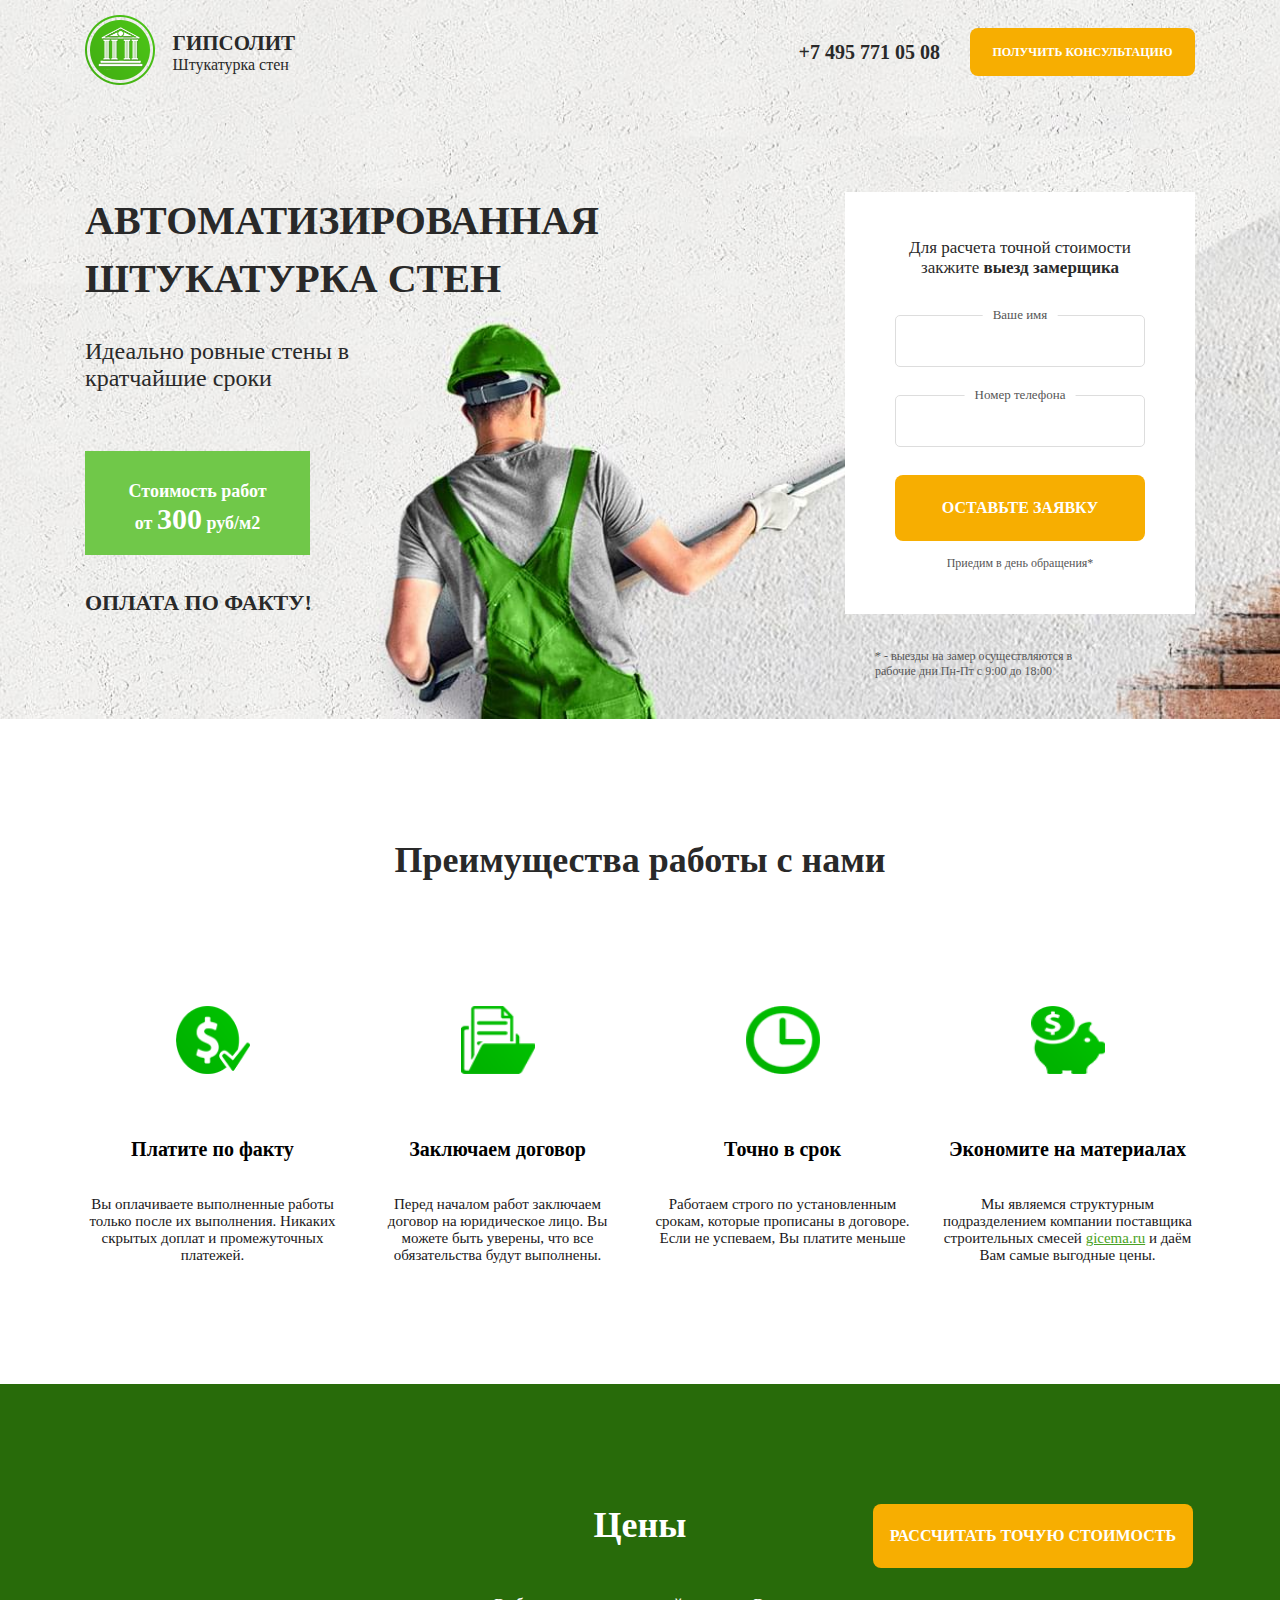
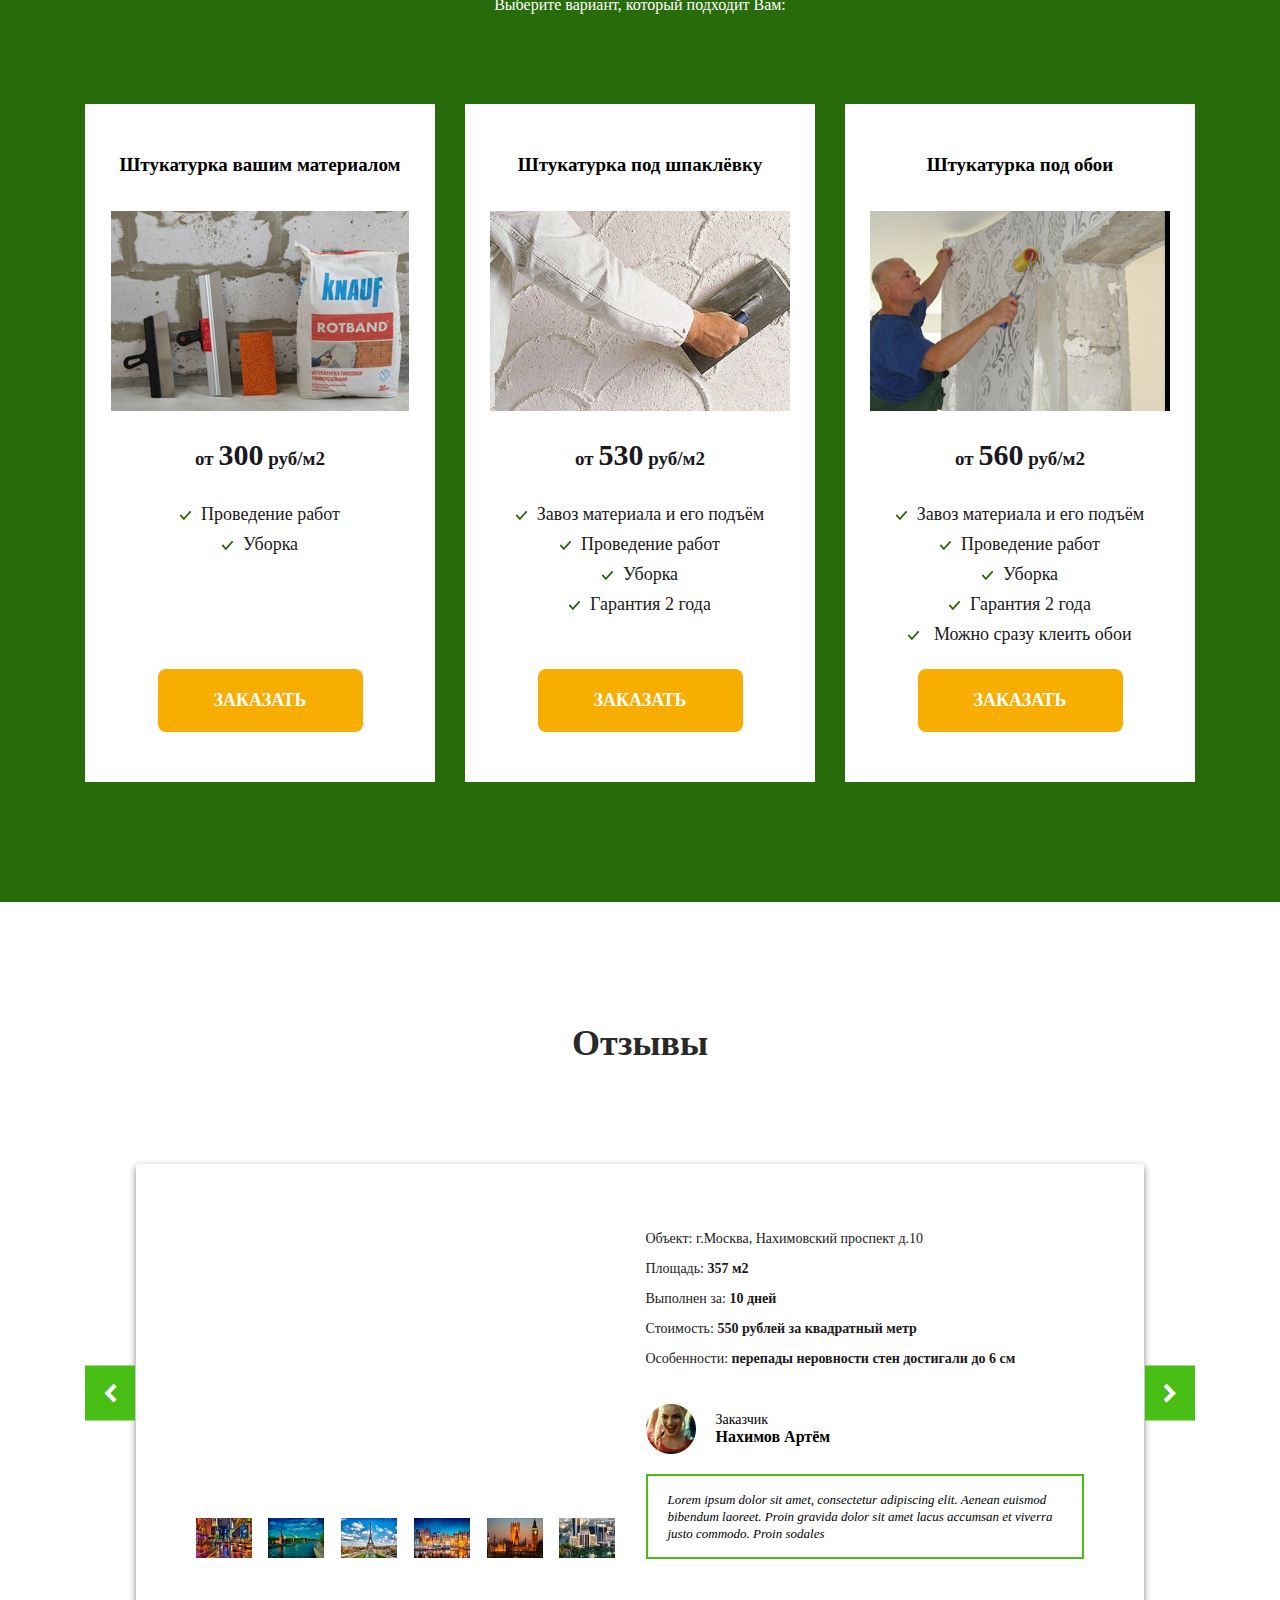
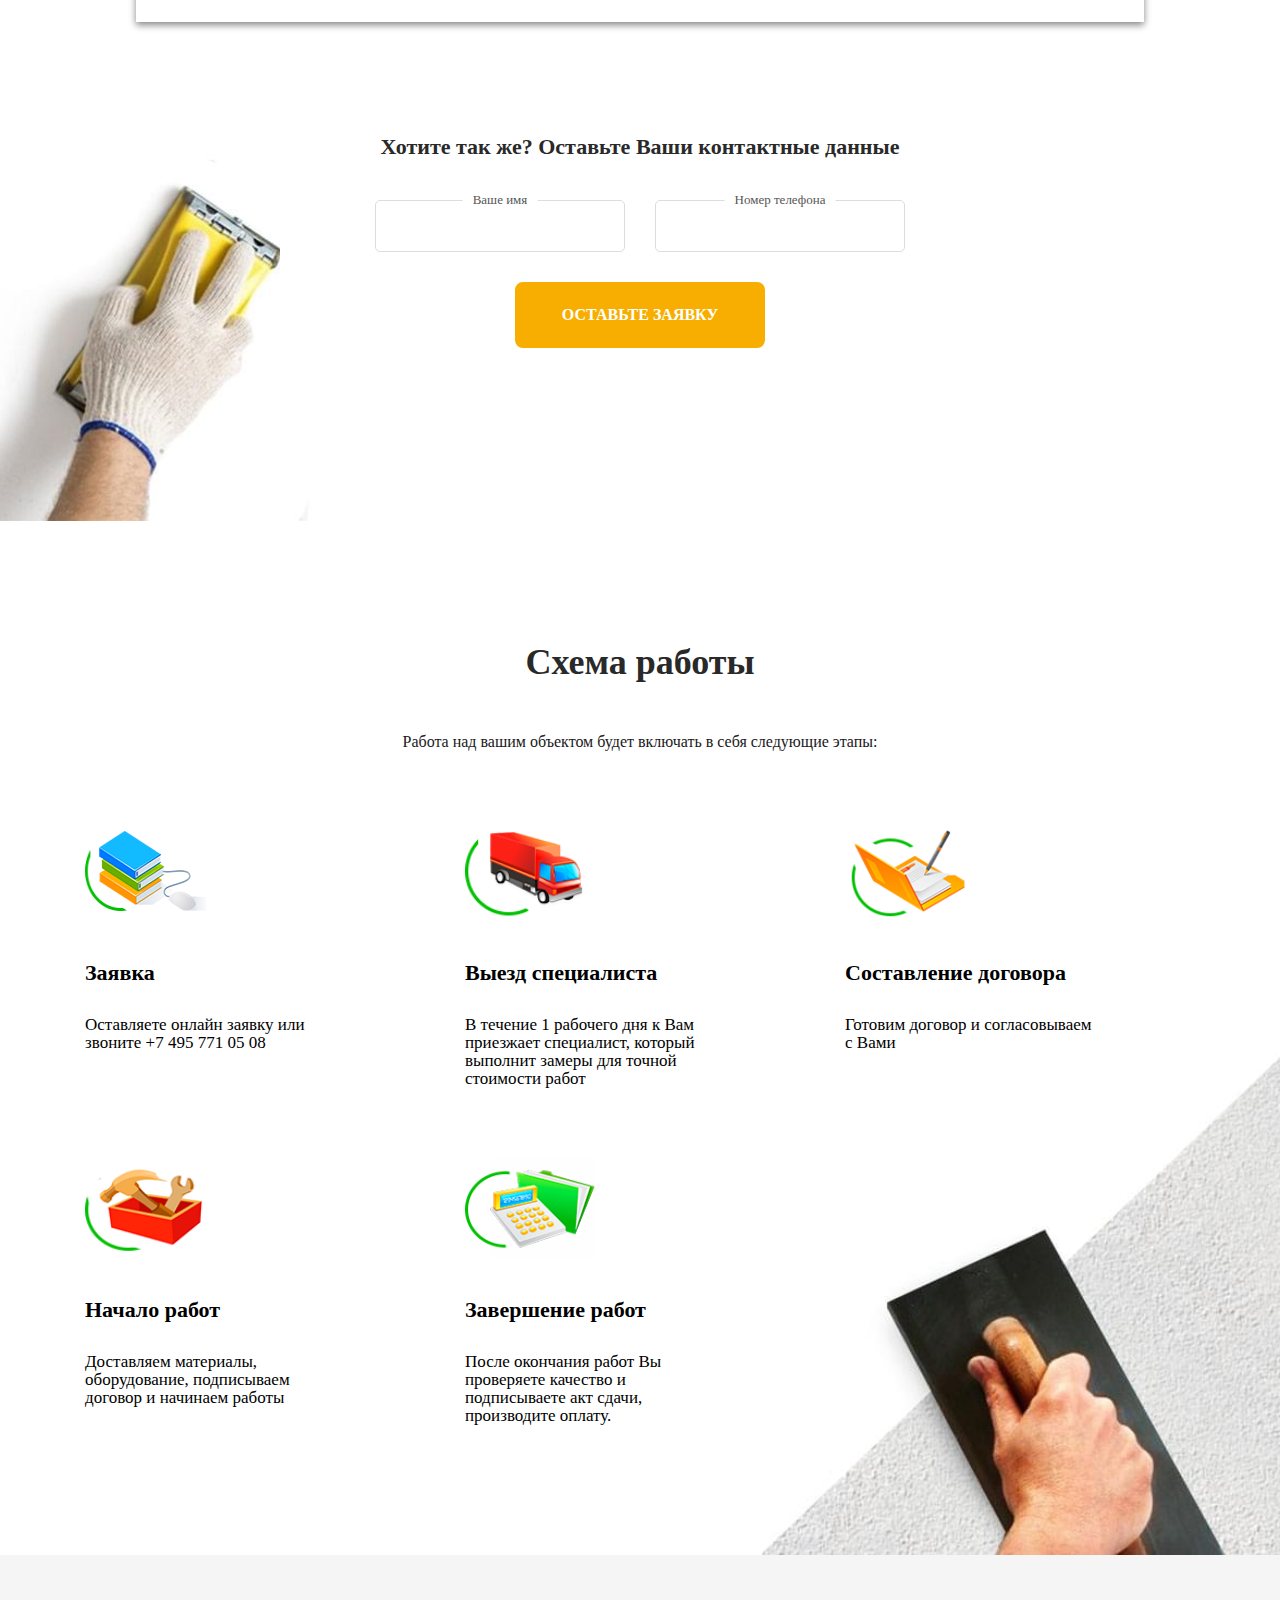
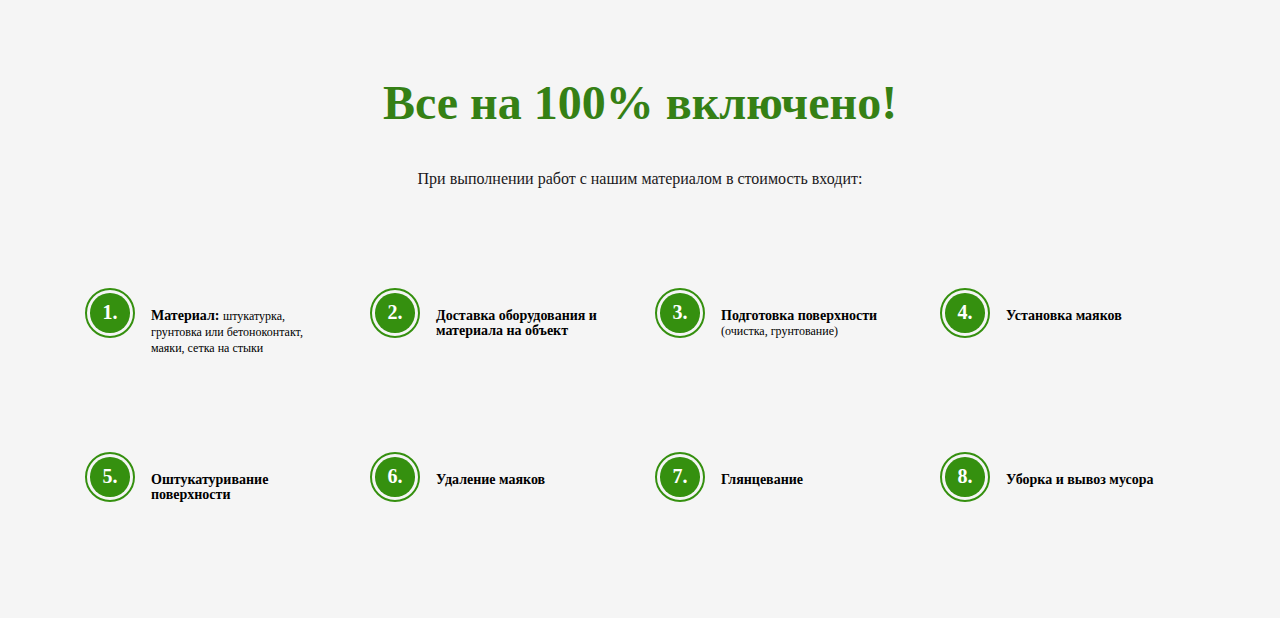
<file: index.html>
<!DOCTYPE html>
<html lang="en">
<head>
    <meta charset="UTF-8">
    <meta name="viewport" content="width=device-width, initial-scale=1.0">
    <title>GIPSOLIT</title>
    <link rel="preconnect" href="https://fonts.gstatic.com">
    <link href="https://fonts.googleapis.com/css2?family=Open+Sans:wght@300&display=swap" rel="stylesheet">
    <link rel="stylesheet" href="css/font-awesome.min.css">
    <link rel="stylesheet" href="css/bootstrap-grid.min.css">
    <link rel="stylesheet" href="css/style.min.css.map">
    <link rel="stylesheet" href="css/style.min.css">
</head>
<body>
    
    <header class="header">
        <nav class="header-nav">
            <div class="container header-container">
                <div class="header-logo">
                    <a href="" class="header-logo__img"><img src="img/logo_03.png" alt=""></a>
                    <div class="header-logo__text">
                        <p class="header-logo__text_first">ГИПСОЛИТ</p>
                        <p>Штукатурка стен</p>
                    </div>
                </div>
                <ul class="header-contact">
                    <li><a href="tel:74957710508" class="header-contact__link">+7 495 771 05 08</a></li>
                    <li><button class="header-contact__btn">Получить консультацию</button></li>
                </ul>
            </div>
        </nav>
        <div class="container">
            <div class="row header-row">
                <div class="col-xl-5">
                    <h1 class="header-title">Автоматизированная штукатурка стен</h1>
                    <p class="header-text1">Идеально ровные стены в кратчайшие сроки</p>
                    <p class="header-text2">Cтоимость работ от <span>300</span> руб/м2</p>
                    <p class="header-text3">оплата по факту!</p>
                </div>
                <div class="col-xl-4">
                    <form action="" class="header-form">
                        <p class="header-form__title">Для расчета точной стоимости закжите <span>выезд замерщика</span></p>
                        <div class="header-form__input">
                            <p><label for="name">Ваше имя</label></p>
                            <input type="text" id="name"> 
                        </div>
                        <div class="header-form__input">
                            <p><label for="number">Номер телефона</label></p>
                            <input type="number" id="number">
                        </div>
                            <input type="submit"  class=" header-form__btn header-contact__btn" value="Оставьте заявку">
                            <p class="header-form__text">Приедим в день обращения*</p>
                    </form>
                    <p class="header-form__text header-text4">* - выезды на замер осуществляются в рабочие дни Пн-Пт с 9:00 до 18:00</p>
                </div>
            </div>
        </div>
    </header>
    
    <section class="advantages">
        <h2 class="title">Преимущества работы с нами</h2>
        <div class="container">
            <div class="row">
                <div class="col-xl-3">
                    <div class="advantages-card">
                        <img src="img/ad1.png" alt="" class="advantages-card__img">
                       <h4 class="advantages-card__subtitle">Платите по факту</h4>
                        <p class="advantages-card__text">Вы оплачиваете выполненные работы только после их выполнения. Никаких скрытых доплат и промежуточных платежей.</p>
                    </div>
                </div>
                <div class="col-xl-3">
                    <div class="advantages-card">
                        <img src="img/ad2.png" alt="" class="advantages-card__img">
                       <h4 class="advantages-card__subtitle">Заключаем договор</h4>
                        <p class="advantages-card__text">Перед началом работ заключаем договор на юридическое лицо. Вы можете быть уверены, что все обязательства будут выполнены.</p>
                    </div>
                </div>
                <div class="col-xl-3">
                    <div class="advantages-card">
                        <img src="img/ad3.png" alt="" class="advantages-card__img">
                       <h4 class="advantages-card__subtitle">Точно в срок</h4>
                        <p class="advantages-card__text">Работаем строго по установленным срокам, которые прописаны 
                            в договоре. Если не успеваем, Вы платите меньше</p>
                    </div>
                </div>
                <div class="col-xl-3">
                    <div class="advantages-card">
                        <img src="img/ad4.png" alt="" class="advantages-card__img">
                       <h4 class="advantages-card__subtitle">Экономите на материалах</h4>
                        <p class="advantages-card__text">Мы являемся структурным подразделением компании поставщика строительных смесей <span><a href="">gicema.ru</a></span> и даём Вам самые выгодные цены.</p>
                    </div>
                </div>
            </div>
        </div>
    </section>
    
    <section class="prices">
        <div class="container prices-container">
                <h2 class="title">Цены</h2>
                <p class="prices-text">Выберите вариант, который подходит Вам:</p>  
                <button class="header-contact__btn prices-btn">Рассчитать точую стоимость</button>
            <div class="row">
                <div class="col-xl-4">
                    <div class="prices-card">
                        <h4 class="advantages-card__subtitle prices-card__subtitle">Штукатурка вашим материалом</h4>
                        <img src="img/img-card1.png" alt="">
                        <p class="prices-card__text">от <span>300</span> руб/м2</p>
                        <ul class="prices-card__ul">
                            <li>Проведение работ</li>
                               <li>Уборка</li> 
                        </ul>
                        <button class="header-contact__btn prices-card__btn">Заказать</button>
                    </div>
                </div>
                <div class="col-xl-4">
                    <div class="prices-card">
                        <h4 class="advantages-card__subtitle prices-card__subtitle">Штукатурка под шпаклёвку</h4>
                        <img src="img/img-card2.png" alt="">
                        <p class="prices-card__text">от <span>530</span> руб/м2</p>
                        <ul class="prices-card__ul prices-card__ul2">
                            <li>Завоз материала и его подъём</li>
                               <li>Проведение работ</li> 
                               <li>Уборка</li> 
                               <li>Гарантия 2 года</li> 
                        </ul>
                        <button class="header-contact__btn prices-card__btn">Заказать</button>
                    </div>
                </div>
                <div class="col-xl-4">
                    <div class="prices-card">
                        <h4 class="advantages-card__subtitle prices-card__subtitle">Штукатурка под обои</h4>
                        <img src="img/img-card3.png" alt="">
                        <p class="prices-card__text">от <span>560</span> руб/м2</p>
                        <ul class="prices-card__ul prices-card__ul3">
                            <li>Завоз материала и его подъём</li>
                            <li>Проведение работ</li> 
                            <li>Уборка</li> 
                            <li>Гарантия 2 года</li> 
                            <li> Можно сразу клеить обои</li> 
                        </ul>
                        <button class="header-contact__btn prices-card__btn">Заказать</button>
                    </div>
                </div>
            </div>
        </div>
   
    </section>
    
    <section class="reviews">
        <h2 class="title">Отзывы</h2>
        <div class="container">
            <div class="reviews-slider">
                <div class="reviews-slider__slide reviews-slider__slide_active">
                    <div class="slide-right">
                        <div class="big">
                            <iframe width="420" height="270" src="https://mover.uz/video/embed/zIpZ4FVm/" frameborder="0" allowfullscreen></iframe>
                        </div>
                        <div class="small">
                            <a href="https://mover.uz/video/embed/zIpZ4FVm/"><img src="img/1-mini.jpg"></a>
                            <a href="https://mover.uz/video/embed/KA105kVm/"><img src="img/2-mini.jpg"></a>
                            <a href="https://mover.uz/video/embed/Ky9QsFVm/"><img src="img/3-mini.jpg"></a>
                            <a href="https://mover.uz/video/embed/HOECf5Vm/"><img src="img/4-mini.jpg"></a>
                            <a href="https://mover.uz/video/embed/g5fvN2vj/"><img src="img/5-mini.jpg"></a>
                            <a href="https://mover.uz/video/embed/6K5rzyDm/"><img src="img/6-mini.jpg"></a>
                    </div>
                </div>
                    <div class="slide-left">
                        <ul>
                            <li>Объект: г.Москва, Нахимовский проспект д.10</li>
                            <li>Площадь: <span>357 м2</span></li>
                            <li>Выполнен за: <span>10 дней</span></li>
                            <li>Стоимость: <span>550 рублей за квадратный метр</span></li>
                            <li>Особенности: <span>перепады неровности стен достигали до 6 см</span></li>
                        </ul>
                        <div class="slide-left__circle">
                            <img src="img/circle.png" alt="">
                            <div class="slide-left__subtitle">
                                <p>Заказчик</p>
                                <p><span>Нахимов Артём</span></p>
                            </div>
                        </div>
                        <p class="slide-left__text">Lorem ipsum dolor sit amet, consectetur adipiscing elit. Aenean euismod bibendum laoreet. Proin gravida dolor sit amet lacus accumsan et viverra justo commodo. Proin sodales</p>
                    </div>
            </div>
                <div class="reviews-slider__slide">
                    <div class="slide-right">
                        <div class="big">
                            <iframe width="420" height="270" src="https://mover.uz/video/embed/zIpZ4FVm/" frameborder="0" allowfullscreen></iframe>
                        </div>
                        <div class="small">
                            <a href="https://mover.uz/video/embed/zIpZ4FVm/"><img src="img/1-mini.jpg"></a>
                            <a href="https://mover.uz/video/embed/KA105kVm/"><img src="img/2-mini.jpg"></a>
                            <a href="https://mover.uz/video/embed/Ky9QsFVm/"><img src="img/3-mini.jpg"></a>
                            <a href="https://mover.uz/video/embed/HOECf5Vm/"><img src="img/4-mini.jpg"></a>
                            <a href="https://mover.uz/video/embed/g5fvN2vj/"><img src="img/5-mini.jpg"></a>
                            <a href="https://mover.uz/video/embed/6K5rzyDm/"><img src="img/6-mini.jpg"></a>
                    </div>
                </div>
                    <div class="slide-left">
                        <ul>
                            <li>Объект: г.Москва, Нахимовский проспект д.10</li>
                            <li>Площадь: <span>357 м2</span></li>
                            <li>Выполнен за: <span>10 дней</span></li>
                            <li>Стоимость: <span>550 рублей за квадратный метр</span></li>
                            <li>Особенности: <span>перепады неровности стен достигали до 6 см</span></li>
                        </ul>
                        <div class="slide-left__circle">
                            <img src="img/circle.png" alt="">
                            <div class="slide-left__subtitle">
                                <p>Заказчик</p>
                                <p><span>Пармонов Жасур</span></p>
                            </div>
                        </div>
                        <p class="slide-left__text">Lorem ipsum dolor sit amet, consectetur adipiscing elit. Aenean euismod bibendum laoreet. Proin gravida dolor sit amet lacus accumsan et viverra justo commodo. Proin sodales</p>
                    </div>
            </div>
                <div class="reviews-slider__slide">
                    <div class="slide-right">
                        <div class="big">
                            <iframe width="420" height="270" src="https://mover.uz/video/embed/zIpZ4FVm/" frameborder="0" allowfullscreen></iframe>
                        </div>
                        <div class="small">
                            <a href="https://mover.uz/video/embed/zIpZ4FVm/"><img src="img/1-mini.jpg"></a>
                            <a href="https://mover.uz/video/embed/KA105kVm/"><img src="img/2-mini.jpg"></a>
                            <a href="https://mover.uz/video/embed/Ky9QsFVm/"><img src="img/3-mini.jpg"></a>
                            <a href="https://mover.uz/video/embed/HOECf5Vm/"><img src="img/4-mini.jpg"></a>
                            <a href="https://mover.uz/video/embed/g5fvN2vj/"><img src="img/5-mini.jpg"></a>
                            <a href="https://mover.uz/video/embed/6K5rzyDm/"><img src="img/6-mini.jpg"></a>
                    </div>
                </div>
                    <div class="slide-left">
                        <ul>
                            <li>Объект: г.Москва, Нахимовский проспект д.10</li>
                            <li>Площадь: <span>357 м2</span></li>
                            <li>Выполнен за: <span>10 дней</span></li>
                            <li>Стоимость: <span>550 рублей за квадратный метр</span></li>
                            <li>Особенности: <span>перепады неровности стен достигали до 6 см</span></li>
                        </ul>
                        <div class="slide-left__circle">
                            <img src="img/circle.png" alt="">
                            <div class="slide-left__subtitle">
                                <p>Заказчик</p>
                                <p><span>Эсоналиев Джахонгир</span></p>
                            </div>
                        </div>
                        <p class="slide-left__text">Lorem ipsum dolor sit amet, consectetur adipiscing elit. Aenean euismod bibendum laoreet. Proin gravida dolor sit amet lacus accumsan et viverra justo commodo. Proin sodales</p>
                    </div>
            </div>
                <button class="reviews-slider__btn reviews-slider__next"><i class="fa fa-chevron-left" aria-hidden="true"></i></button>
                <button class="reviews-slider__btn reviews-slider__prev"><i class="fa fa-chevron-right" aria-hidden="true"></i></button>
            </div>
            <form action="" class="reviews-form">
                <h2 class="title reviews-title">Хотите так же? Оставьте Ваши контактные данные</h2>
                <div class="reviews-form__wrap">
                    <div class="header-form__input">
                        <p><label for="name2">Ваше имя</label></p>
                        <input type="text" id="name2"> 
                    </div>
                    <div class="header-form__input">
                        <p><label for="number2">Номер телефона</label></p>
                        <input type="number" id="number2">
                    </div>  
                </div>
                <input type="submit"  class=" header-form__btn header-contact__btn" value="Оставьте заявку">
            </form>
        </div>
    </section>
    
    <section class="scheme">
        <h2 class="title">Схема работы</h2>
        <p class="subtitle">Работа над вашим объектом будет включать в себя следующие этапы:</p>
        <div class="container">
            <div class="row scheme-row">
                <div class="col-xl-4">
                    <div class="scheme-card">
                        <img src="img/scheme_img1.png" alt="">
                        <h4 class="advantages-card__subtitle scheme-card__subtitle">Заявка</h4>
                        <p class="scheme-card__text">Оставляете онлайн заявку или звоните +7 495 771 05 08</p>
                    </div>
                </div>
                <div class="col-xl-4">
                    <div class="scheme-card">
                        <img src="img/scheme_img2.png" alt="">
                        <h4 class="advantages-card__subtitle scheme-card__subtitle">Выезд специалиста</h4>
                        <p class="scheme-card__text">В течение 1 рабочего дня к Вам приезжает специалист, который выполнит замеры для точной стоимости работ</p>
                    </div>
                </div>
                <div class="col-xl-4">
                    <div class="scheme-card">
                        <img src="img/scheme_img3.png" alt="">
                        <h4 class="advantages-card__subtitle scheme-card__subtitle">Составление договора</h4>
                        <p class="scheme-card__text">Готовим договор и согласовываем с Вами</p>
                    </div>
                </div>
                <div class="col-xl-4">
                    <div class="scheme-card">
                        <img src="img/scheme_img4.png" alt="">
                        <h4 class="advantages-card__subtitle scheme-card__subtitle">Начало работ</h4>
                        <p class="scheme-card__text">Доставляем материалы, оборудование, подписываем договор и начинаем работы</p>
                    </div>
                </div>
                <div class="col-xl-4">
                    <div class="scheme-card">
                        <img src="img/scheme_img5.png" alt="">
                        <h4 class="advantages-card__subtitle scheme-card__subtitle">Завершение работ</h4>
                        <p class="scheme-card__text">После окончания работ Вы проверяете качество и подписываете акт сдачи, производите оплату.</p>
                    </div>
                </div>
            </div>
        </div>
    </section>
    
    <section class="all">
        <h2 class="all-title">Все на 100% включено!</h2>
        <p class="subtitle all-subtitle">При выполнении работ с нашим материалом в стоимость входит:</p>
        <div class="container">
            <div class="row">
                <div class="col-xl-3">
                 <div class="all-wrap">
                     <div class="all-wrap__circle">1.</div>
                    </div>
                    <p class="all-text">Материал: <span>штукатурка, грунтовка или бетоноконтакт, маяки, сетка на стыки</span></p>
                </div>  
                <div class="col-xl-3">
                 <div class="all-wrap">
                     <div class="all-wrap__circle">2.</div>
                    </div>
                    <p class="all-text">Доставка оборудования и материала на объект</p>
                </div>  
                <div class="col-xl-3">
                 <div class="all-wrap">
                     <div class="all-wrap__circle">3.</div>
                    </div>
                    <p class="all-text">Подготовка поверхности <span>(очистка, грунтование)</span></p>
                </div>  
                <div class="col-xl-3">
                 <div class="all-wrap">
                     <div class="all-wrap__circle">4.</div>
                    </div>
                    <p class="all-text">Установка маяков</p>
                </div>  
                <div class="col-xl-3">
                 <div class="all-wrap">
                     <div class="all-wrap__circle">5.</div>
                    </div>
                    <p class="all-text">Оштукатуривание поверхности</p>
                </div>  
                <div class="col-xl-3">
                 <div class="all-wrap">
                     <div class="all-wrap__circle">6.</div>
                    </div>
                    <p class="all-text">Удаление маяков</p>
                </div>  
                <div class="col-xl-3">
                 <div class="all-wrap">
                     <div class="all-wrap__circle">7.</div>
                    </div>
                    <p class="all-text">Глянцевание</p>
                </div>  
                <div class="col-xl-3">
                 <div class="all-wrap">
                     <div class="all-wrap__circle">8.</div>
                    </div>
                    <p class="all-text">Уборка и вывоз мусора</p>
                </div>  
            </div>
        </div>
    </section>
    
    
    
    
    
    
    
    
    
    
    
  
    <script src="js/jquery-3.5.1.min.js"></script>
    <script src="js/script.js"></script>
</body>
</html>
</file>
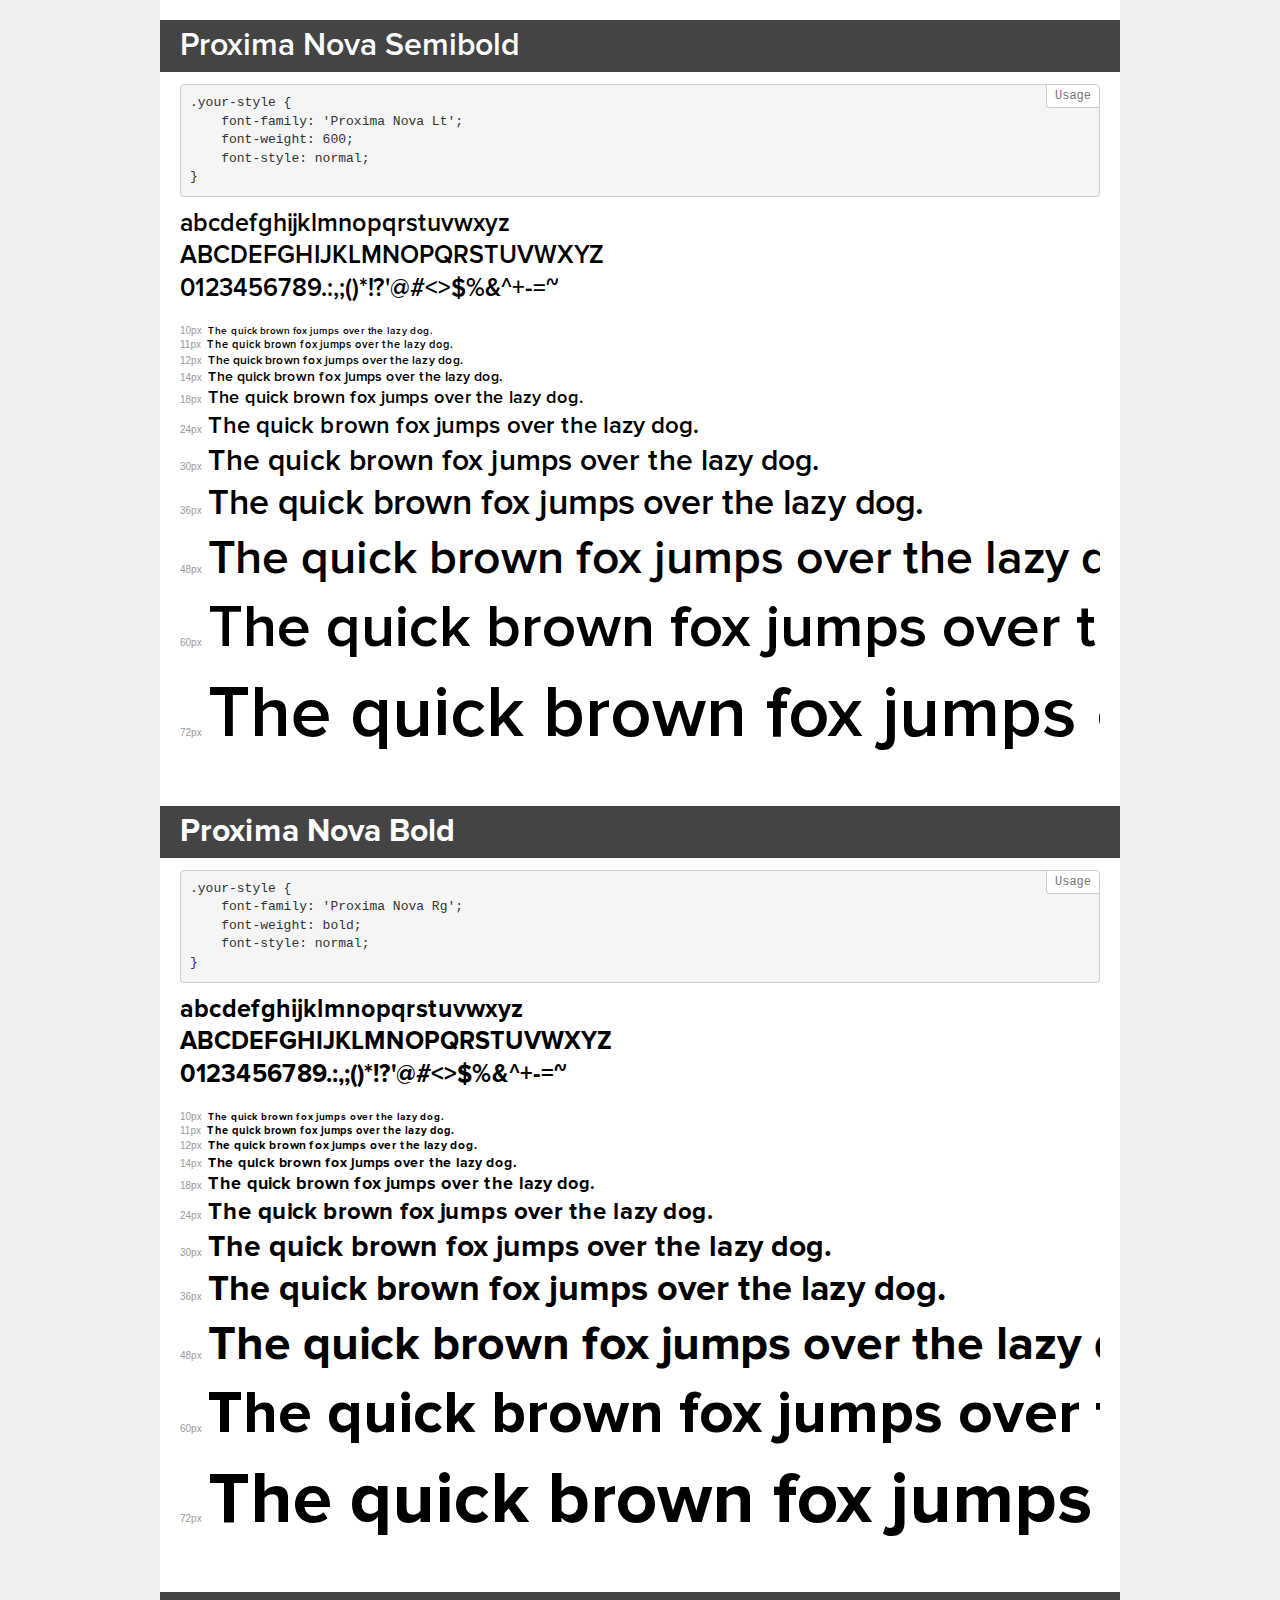
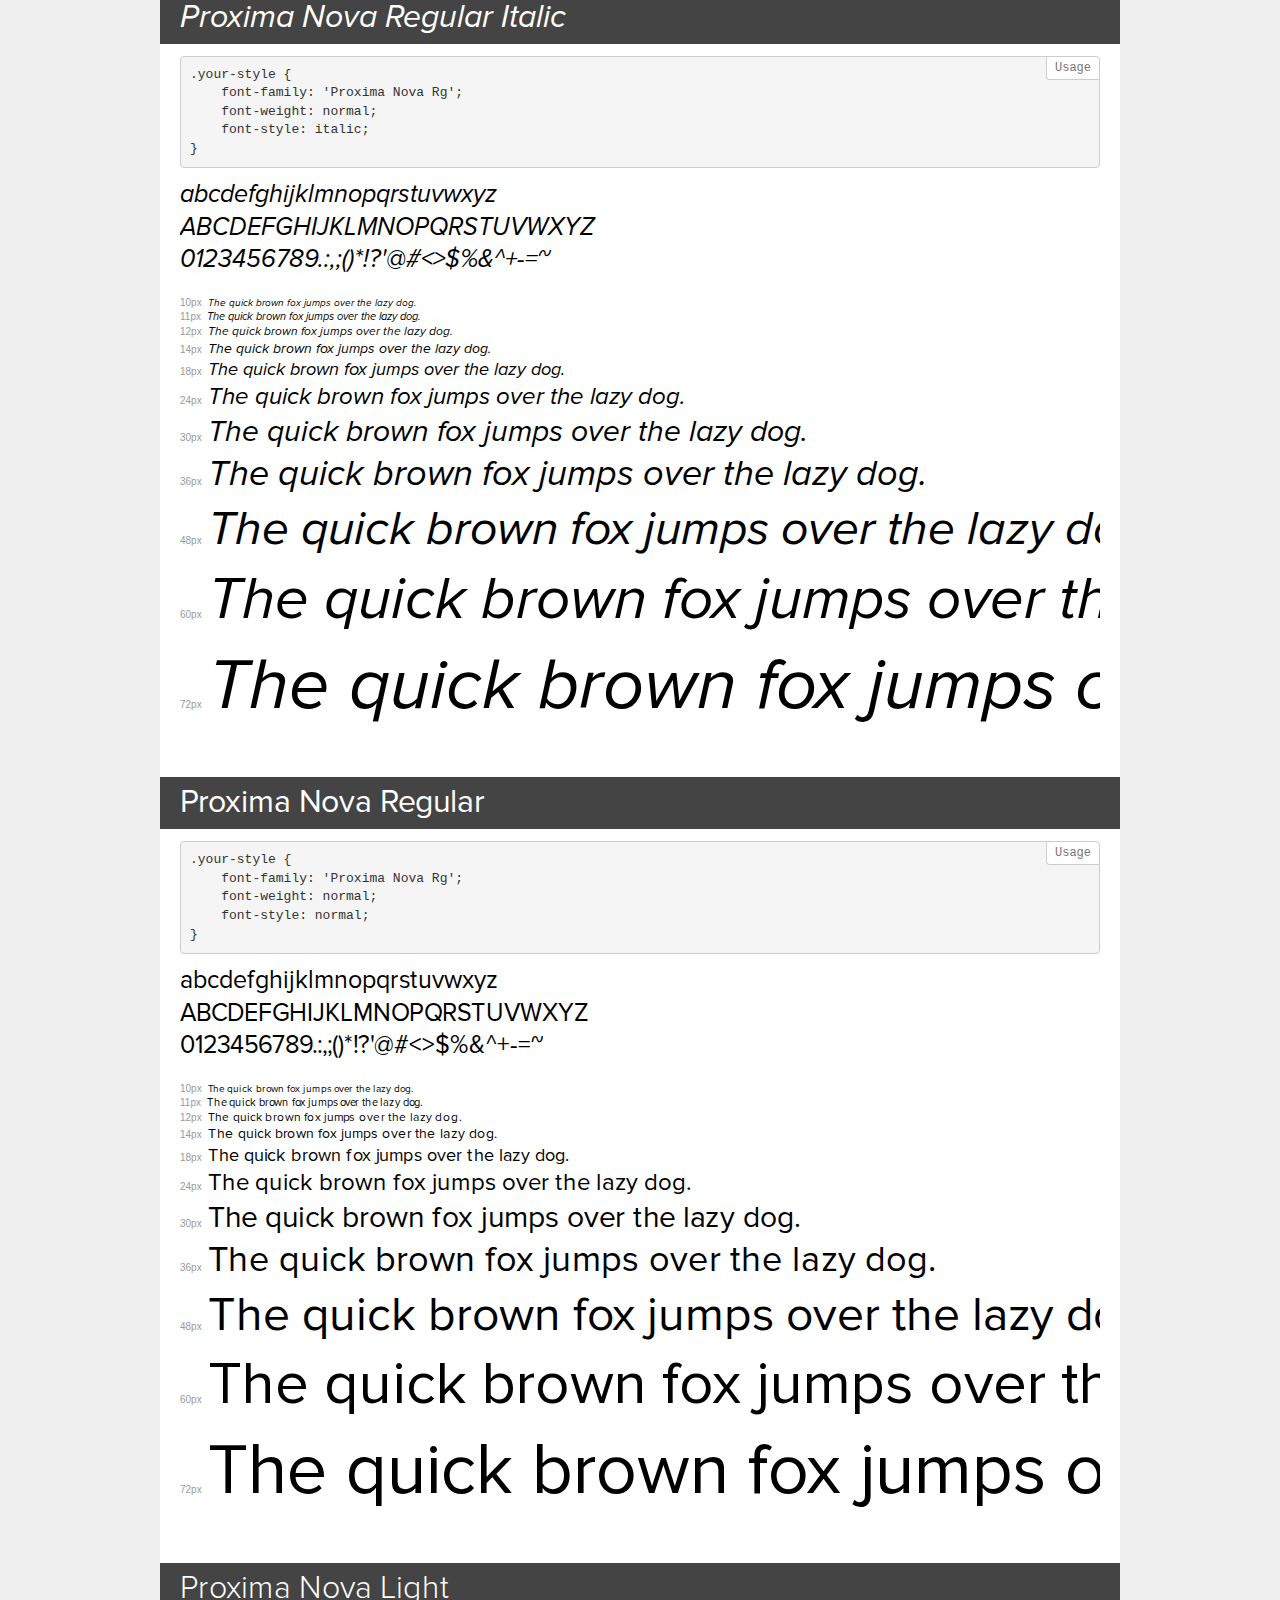
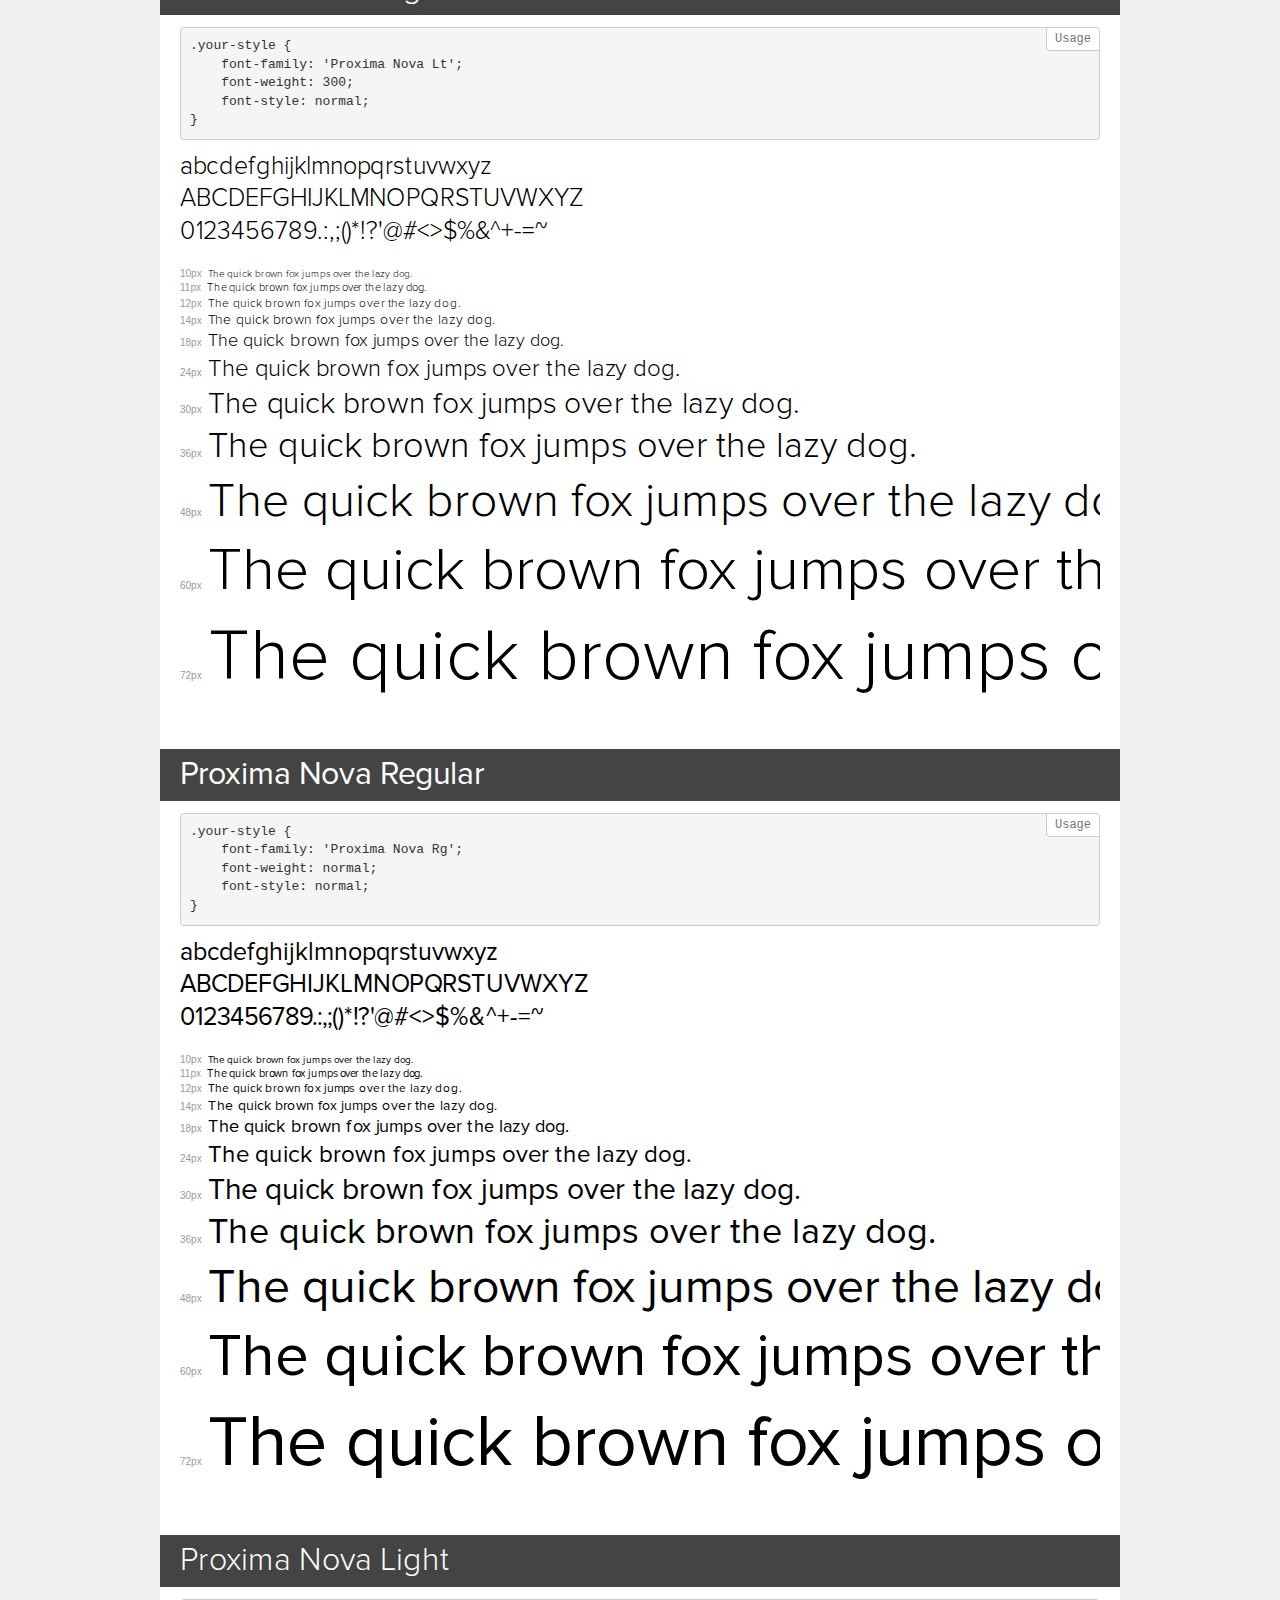
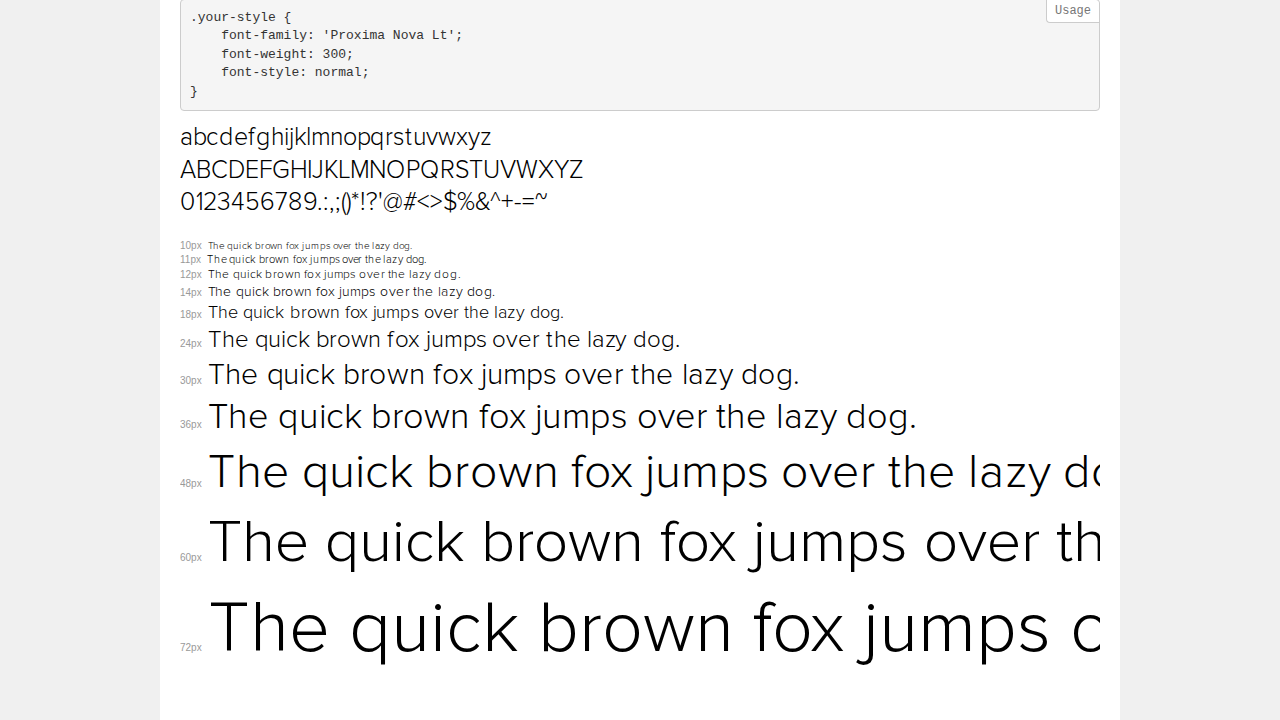
<file: fonts/demo.html>
<!DOCTYPE html>
<html lang="en">
<head>
    <meta charset="utf-8">
    <meta http-equiv="X-UA-Compatible" content="IE=edge">
    <meta name="viewport" content="width=device-width, initial-scale=1">
    <meta name="robots" content="noindex, noarchive">
    <meta name="format-detection" content="telephone=no">
    <title>Transfonter demo</title>
    <link href="stylesheet.css" rel="stylesheet">
    <style>
        /*
        http://meyerweb.com/eric/tools/css/reset/
        v2.0 | 20110126
        License: none (public domain)
        */
        html, body, div, span, applet, object, iframe,
        h1, h2, h3, h4, h5, h6, p, blockquote, pre,
        a, abbr, acronym, address, big, cite, code,
        del, dfn, em, img, ins, kbd, q, s, samp,
        small, strike, strong, sub, sup, tt, var,
        b, u, i, center,
        dl, dt, dd, ol, ul, li,
        fieldset, form, label, legend,
        table, caption, tbody, tfoot, thead, tr, th, td,
        article, aside, canvas, details, embed,
        figure, figcaption, footer, header, hgroup,
        menu, nav, output, ruby, section, summary,
        time, mark, audio, video {
            margin: 0;
            padding: 0;
            border: 0;
            font-size: 100%;
            font: inherit;
            vertical-align: baseline;
        }
        /* HTML5 display-role reset for older browsers */
        article, aside, details, figcaption, figure,
        footer, header, hgroup, menu, nav, section {
            display: block;
        }
        body {
            line-height: 1;
        }
        ol, ul {
            list-style: none;
        }
        blockquote, q {
            quotes: none;
        }
        blockquote:before, blockquote:after,
        q:before, q:after {
            content: '';
            content: none;
        }
        table {
            border-collapse: collapse;
            border-spacing: 0;
        }
        /* demo styles */
        body {
            background: #f0f0f0;
            color: #000;
        }
        .page {
            background: #fff;
            width: 920px;
            margin: 0 auto;
            padding: 20px 20px 0 20px;
            overflow: hidden;
        }
        .font-container {
            overflow-x: auto;
            overflow-y: hidden;
            margin-bottom: 40px;
            line-height: 1.3;
            white-space: nowrap;
            padding-bottom: 5px;
        }
        h1 {
            position: relative;
            background: #444;
            font-size: 32px;
            color: #fff;
            padding: 10px 20px;
            margin: 0 -20px 12px -20px;
        }
        .letters {
            font-size: 25px;
            margin-bottom: 20px;
        }
        .s10:before {
            content: '10px';
        }
        .s11:before {
            content: '11px';
        }
        .s12:before {
            content: '12px';
        }
        .s14:before {
            content: '14px';
        }
        .s18:before {
            content: '18px';
        }
        .s24:before {
            content: '24px';
        }
        .s30:before {
            content: '30px';
        }
        .s36:before {
            content: '36px';
        }
        .s48:before {
            content: '48px';
        }
        .s60:before {
            content: '60px';
        }
        .s72:before {
            content: '72px';
        }
        .s10:before, .s11:before, .s12:before, .s14:before,
        .s18:before, .s24:before, .s30:before, .s36:before,
        .s48:before, .s60:before, .s72:before {
            font-family: Arial, sans-serif;
            font-size: 10px;
            font-weight: normal;
            font-style: normal;
            color: #999;
            padding-right: 6px;
        }
        pre {
            display: block;
            position: relative;
            padding: 9px;
            margin: 0 0 10px;
            font-family: Monaco, Menlo, Consolas, "Courier New", monospace;
            font-size: 13px;
            line-height: 1.428571429;
            color: #333;
            font-weight: normal;
            font-style: normal;
            background-color: #f5f5f5;
            border: 1px solid #ccc;
            overflow-x: auto;
            border-radius: 4px;
        }
        pre:after {
            display: block;
            position: absolute;
            right: 0;
            top: 0;
            content: 'Usage';
            line-height: 1;
            padding: 5px 8px;
            font-size: 12px;
            color: #767676;
            background-color: #fff;
            border: 1px solid #ccc;
            border-right: none;
            border-top: none;
            border-radius: 0 4px 0 4px;
            z-index: 10;
        }
        /* responsive */
        @media (max-width: 959px) {
            .page {
                width: auto;
                margin: 0;
            }
        }
    </style>
</head>
<body>
<div class="page">
    <div class="demo">
        <h1 style="font-family: 'Proxima Nova Lt'; font-weight: 600; font-style: normal;">Proxima Nova Semibold</h1>
        <pre>.your-style {
    font-family: 'Proxima Nova Lt';
    font-weight: 600;
    font-style: normal;
}</pre>
        <div class="font-container" style="font-family: 'Proxima Nova Lt'; font-weight: 600; font-style: normal;">
            <p class="letters">
                abcdefghijklmnopqrstuvwxyz<br>
ABCDEFGHIJKLMNOPQRSTUVWXYZ<br>
                0123456789.:,;()*!?'@#<>$%&^+-=~
            </p>
            <p class="s10" style="font-size: 10px;">The quick brown fox jumps over the lazy dog.</p>
            <p class="s11" style="font-size: 11px;">The quick brown fox jumps over the lazy dog.</p>
            <p class="s12" style="font-size: 12px;">The quick brown fox jumps over the lazy dog.</p>
            <p class="s14" style="font-size: 14px;">The quick brown fox jumps over the lazy dog.</p>
            <p class="s18" style="font-size: 18px;">The quick brown fox jumps over the lazy dog.</p>
            <p class="s24" style="font-size: 24px;">The quick brown fox jumps over the lazy dog.</p>
            <p class="s30" style="font-size: 30px;">The quick brown fox jumps over the lazy dog.</p>
            <p class="s36" style="font-size: 36px;">The quick brown fox jumps over the lazy dog.</p>
            <p class="s48" style="font-size: 48px;">The quick brown fox jumps over the lazy dog.</p>
            <p class="s60" style="font-size: 60px;">The quick brown fox jumps over the lazy dog.</p>
            <p class="s72" style="font-size: 72px;">The quick brown fox jumps over the lazy dog.</p>
        </div>
    </div>
    <div class="demo">
        <h1 style="font-family: 'Proxima Nova Rg'; font-weight: bold; font-style: normal;">Proxima Nova Bold</h1>
        <pre>.your-style {
    font-family: 'Proxima Nova Rg';
    font-weight: bold;
    font-style: normal;
}</pre>
        <div class="font-container" style="font-family: 'Proxima Nova Rg'; font-weight: bold; font-style: normal;">
            <p class="letters">
                abcdefghijklmnopqrstuvwxyz<br>
ABCDEFGHIJKLMNOPQRSTUVWXYZ<br>
                0123456789.:,;()*!?'@#<>$%&^+-=~
            </p>
            <p class="s10" style="font-size: 10px;">The quick brown fox jumps over the lazy dog.</p>
            <p class="s11" style="font-size: 11px;">The quick brown fox jumps over the lazy dog.</p>
            <p class="s12" style="font-size: 12px;">The quick brown fox jumps over the lazy dog.</p>
            <p class="s14" style="font-size: 14px;">The quick brown fox jumps over the lazy dog.</p>
            <p class="s18" style="font-size: 18px;">The quick brown fox jumps over the lazy dog.</p>
            <p class="s24" style="font-size: 24px;">The quick brown fox jumps over the lazy dog.</p>
            <p class="s30" style="font-size: 30px;">The quick brown fox jumps over the lazy dog.</p>
            <p class="s36" style="font-size: 36px;">The quick brown fox jumps over the lazy dog.</p>
            <p class="s48" style="font-size: 48px;">The quick brown fox jumps over the lazy dog.</p>
            <p class="s60" style="font-size: 60px;">The quick brown fox jumps over the lazy dog.</p>
            <p class="s72" style="font-size: 72px;">The quick brown fox jumps over the lazy dog.</p>
        </div>
    </div>
    <div class="demo">
        <h1 style="font-family: 'Proxima Nova Rg'; font-weight: normal; font-style: italic;">Proxima Nova Regular Italic</h1>
        <pre>.your-style {
    font-family: 'Proxima Nova Rg';
    font-weight: normal;
    font-style: italic;
}</pre>
        <div class="font-container" style="font-family: 'Proxima Nova Rg'; font-weight: normal; font-style: italic;">
            <p class="letters">
                abcdefghijklmnopqrstuvwxyz<br>
ABCDEFGHIJKLMNOPQRSTUVWXYZ<br>
                0123456789.:,;()*!?'@#<>$%&^+-=~
            </p>
            <p class="s10" style="font-size: 10px;">The quick brown fox jumps over the lazy dog.</p>
            <p class="s11" style="font-size: 11px;">The quick brown fox jumps over the lazy dog.</p>
            <p class="s12" style="font-size: 12px;">The quick brown fox jumps over the lazy dog.</p>
            <p class="s14" style="font-size: 14px;">The quick brown fox jumps over the lazy dog.</p>
            <p class="s18" style="font-size: 18px;">The quick brown fox jumps over the lazy dog.</p>
            <p class="s24" style="font-size: 24px;">The quick brown fox jumps over the lazy dog.</p>
            <p class="s30" style="font-size: 30px;">The quick brown fox jumps over the lazy dog.</p>
            <p class="s36" style="font-size: 36px;">The quick brown fox jumps over the lazy dog.</p>
            <p class="s48" style="font-size: 48px;">The quick brown fox jumps over the lazy dog.</p>
            <p class="s60" style="font-size: 60px;">The quick brown fox jumps over the lazy dog.</p>
            <p class="s72" style="font-size: 72px;">The quick brown fox jumps over the lazy dog.</p>
        </div>
    </div>
    <div class="demo">
        <h1 style="font-family: 'Proxima Nova Rg'; font-weight: normal; font-style: normal;">Proxima Nova Regular</h1>
        <pre>.your-style {
    font-family: 'Proxima Nova Rg';
    font-weight: normal;
    font-style: normal;
}</pre>
        <div class="font-container" style="font-family: 'Proxima Nova Rg'; font-weight: normal; font-style: normal;">
            <p class="letters">
                abcdefghijklmnopqrstuvwxyz<br>
ABCDEFGHIJKLMNOPQRSTUVWXYZ<br>
                0123456789.:,;()*!?'@#<>$%&^+-=~
            </p>
            <p class="s10" style="font-size: 10px;">The quick brown fox jumps over the lazy dog.</p>
            <p class="s11" style="font-size: 11px;">The quick brown fox jumps over the lazy dog.</p>
            <p class="s12" style="font-size: 12px;">The quick brown fox jumps over the lazy dog.</p>
            <p class="s14" style="font-size: 14px;">The quick brown fox jumps over the lazy dog.</p>
            <p class="s18" style="font-size: 18px;">The quick brown fox jumps over the lazy dog.</p>
            <p class="s24" style="font-size: 24px;">The quick brown fox jumps over the lazy dog.</p>
            <p class="s30" style="font-size: 30px;">The quick brown fox jumps over the lazy dog.</p>
            <p class="s36" style="font-size: 36px;">The quick brown fox jumps over the lazy dog.</p>
            <p class="s48" style="font-size: 48px;">The quick brown fox jumps over the lazy dog.</p>
            <p class="s60" style="font-size: 60px;">The quick brown fox jumps over the lazy dog.</p>
            <p class="s72" style="font-size: 72px;">The quick brown fox jumps over the lazy dog.</p>
        </div>
    </div>
    <div class="demo">
        <h1 style="font-family: 'Proxima Nova Lt'; font-weight: 300; font-style: normal;">Proxima Nova Light</h1>
        <pre>.your-style {
    font-family: 'Proxima Nova Lt';
    font-weight: 300;
    font-style: normal;
}</pre>
        <div class="font-container" style="font-family: 'Proxima Nova Lt'; font-weight: 300; font-style: normal;">
            <p class="letters">
                abcdefghijklmnopqrstuvwxyz<br>
ABCDEFGHIJKLMNOPQRSTUVWXYZ<br>
                0123456789.:,;()*!?'@#<>$%&^+-=~
            </p>
            <p class="s10" style="font-size: 10px;">The quick brown fox jumps over the lazy dog.</p>
            <p class="s11" style="font-size: 11px;">The quick brown fox jumps over the lazy dog.</p>
            <p class="s12" style="font-size: 12px;">The quick brown fox jumps over the lazy dog.</p>
            <p class="s14" style="font-size: 14px;">The quick brown fox jumps over the lazy dog.</p>
            <p class="s18" style="font-size: 18px;">The quick brown fox jumps over the lazy dog.</p>
            <p class="s24" style="font-size: 24px;">The quick brown fox jumps over the lazy dog.</p>
            <p class="s30" style="font-size: 30px;">The quick brown fox jumps over the lazy dog.</p>
            <p class="s36" style="font-size: 36px;">The quick brown fox jumps over the lazy dog.</p>
            <p class="s48" style="font-size: 48px;">The quick brown fox jumps over the lazy dog.</p>
            <p class="s60" style="font-size: 60px;">The quick brown fox jumps over the lazy dog.</p>
            <p class="s72" style="font-size: 72px;">The quick brown fox jumps over the lazy dog.</p>
        </div>
    </div>
    <div class="demo">
        <h1 style="font-family: 'Proxima Nova Rg'; font-weight: normal; font-style: normal;">Proxima Nova Regular</h1>
        <pre>.your-style {
    font-family: 'Proxima Nova Rg';
    font-weight: normal;
    font-style: normal;
}</pre>
        <div class="font-container" style="font-family: 'Proxima Nova Rg'; font-weight: normal; font-style: normal;">
            <p class="letters">
                abcdefghijklmnopqrstuvwxyz<br>
ABCDEFGHIJKLMNOPQRSTUVWXYZ<br>
                0123456789.:,;()*!?'@#<>$%&^+-=~
            </p>
            <p class="s10" style="font-size: 10px;">The quick brown fox jumps over the lazy dog.</p>
            <p class="s11" style="font-size: 11px;">The quick brown fox jumps over the lazy dog.</p>
            <p class="s12" style="font-size: 12px;">The quick brown fox jumps over the lazy dog.</p>
            <p class="s14" style="font-size: 14px;">The quick brown fox jumps over the lazy dog.</p>
            <p class="s18" style="font-size: 18px;">The quick brown fox jumps over the lazy dog.</p>
            <p class="s24" style="font-size: 24px;">The quick brown fox jumps over the lazy dog.</p>
            <p class="s30" style="font-size: 30px;">The quick brown fox jumps over the lazy dog.</p>
            <p class="s36" style="font-size: 36px;">The quick brown fox jumps over the lazy dog.</p>
            <p class="s48" style="font-size: 48px;">The quick brown fox jumps over the lazy dog.</p>
            <p class="s60" style="font-size: 60px;">The quick brown fox jumps over the lazy dog.</p>
            <p class="s72" style="font-size: 72px;">The quick brown fox jumps over the lazy dog.</p>
        </div>
    </div>
    <div class="demo">
        <h1 style="font-family: 'Proxima Nova Lt'; font-weight: 300; font-style: normal;">Proxima Nova Light</h1>
        <pre>.your-style {
    font-family: 'Proxima Nova Lt';
    font-weight: 300;
    font-style: normal;
}</pre>
        <div class="font-container" style="font-family: 'Proxima Nova Lt'; font-weight: 300; font-style: normal;">
            <p class="letters">
                abcdefghijklmnopqrstuvwxyz<br>
ABCDEFGHIJKLMNOPQRSTUVWXYZ<br>
                0123456789.:,;()*!?'@#<>$%&^+-=~
            </p>
            <p class="s10" style="font-size: 10px;">The quick brown fox jumps over the lazy dog.</p>
            <p class="s11" style="font-size: 11px;">The quick brown fox jumps over the lazy dog.</p>
            <p class="s12" style="font-size: 12px;">The quick brown fox jumps over the lazy dog.</p>
            <p class="s14" style="font-size: 14px;">The quick brown fox jumps over the lazy dog.</p>
            <p class="s18" style="font-size: 18px;">The quick brown fox jumps over the lazy dog.</p>
            <p class="s24" style="font-size: 24px;">The quick brown fox jumps over the lazy dog.</p>
            <p class="s30" style="font-size: 30px;">The quick brown fox jumps over the lazy dog.</p>
            <p class="s36" style="font-size: 36px;">The quick brown fox jumps over the lazy dog.</p>
            <p class="s48" style="font-size: 48px;">The quick brown fox jumps over the lazy dog.</p>
            <p class="s60" style="font-size: 60px;">The quick brown fox jumps over the lazy dog.</p>
            <p class="s72" style="font-size: 72px;">The quick brown fox jumps over the lazy dog.</p>
        </div>
    </div>
</div>
</body>
</html>
</file>
<file: fonts/stylesheet.css>
@font-face {
    font-family: 'Proxima Nova Lt';
    src: url('ProximaNova-Semibold.eot');
    src: url('ProximaNova-Semibold.eot?#iefix') format('embedded-opentype'),
        url('ProximaNova-Semibold.woff2') format('woff2'),
        url('ProximaNova-Semibold.woff') format('woff'),
        url('ProximaNova-Semibold.ttf') format('truetype'),
        url('ProximaNova-Semibold.svg#ProximaNova-Semibold') format('svg');
    font-weight: 600;
    font-style: normal;
    font-display: swap;
}

@font-face {
    font-family: 'Proxima Nova Rg';
    src: url('ProximaNova-Bold.eot');
    src: url('ProximaNova-Bold.eot?#iefix') format('embedded-opentype'),
        url('ProximaNova-Bold.woff2') format('woff2'),
        url('ProximaNova-Bold.woff') format('woff'),
        url('ProximaNova-Bold.ttf') format('truetype'),
        url('ProximaNova-Bold.svg#ProximaNova-Bold') format('svg');
    font-weight: 700;
    font-style: normal;
    font-display: swap;
}

@font-face {
    font-family: 'Proxima Nova Rg';
    src: url('ProximaNova-RegularIt.eot');
    src: url('ProximaNova-RegularIt.eot?#iefix') format('embedded-opentype'),
        url('ProximaNova-RegularIt.woff2') format('woff2'),
        url('ProximaNova-RegularIt.woff') format('woff'),
        url('ProximaNova-RegularIt.ttf') format('truetype'),
        url('ProximaNova-RegularIt.svg#ProximaNova-RegularIt') format('svg');
    font-weight: 400;
    font-style: italic;
    font-display: swap;
}

@font-face {
    font-family: 'Proxima Nova Rg';
    src: url('ProximaNova-Regular.eot');
    src: url('ProximaNova-Regular.eot?#iefix') format('embedded-opentype'),
        url('ProximaNova-Regular.woff2') format('woff2'),
        url('ProximaNova-Regular.woff') format('woff'),
        url('ProximaNova-Regular.ttf') format('truetype'),
        url('ProximaNova-Regular.svg#ProximaNova-Regular') format('svg');
    font-weight: 400;
    font-style: normal;
    font-display: swap;
}

@font-face {
    font-family: 'Proxima Nova Lt';
    src: url('ProximaNova-Light.eot');
    src: url('ProximaNova-Light.eot?#iefix') format('embedded-opentype'),
        url('ProximaNova-Light.woff2') format('woff2'),
        url('ProximaNova-Light.woff') format('woff'),
        url('ProximaNova-Light.ttf') format('truetype'),
        url('ProximaNova-Light.svg#ProximaNova-Light') format('svg');
    font-weight: 300;
    font-style: normal;
    font-display: swap;
}

@font-face {
    font-family: 'Proxima Nova Rg';
    src: url('ProximaNova-Regular_1.eot');
    src: url('ProximaNova-Regular_1.eot?#iefix') format('embedded-opentype'),
        url('ProximaNova-Regular_1.woff2') format('woff2'),
        url('ProximaNova-Regular_1.woff') format('woff'),
        url('ProximaNova-Regular_1.ttf') format('truetype'),
        url('ProximaNova-Regular_1.svg#ProximaNova-Regular') format('svg');
    font-weight: normal;
    font-style: normal;
    font-display: swap;
}

@font-face {
    font-family: 'Proxima Nova Lt';
    src: url('ProximaNova-Light_1.eot');
    src: url('ProximaNova-Light_1.eot?#iefix') format('embedded-opentype'),
        url('ProximaNova-Light_1.woff2') format('woff2'),
        url('ProximaNova-Light_1.woff') format('woff'),
        url('ProximaNova-Light_1.ttf') format('truetype'),
        url('ProximaNova-Light_1.svg#ProximaNova-Light') format('svg');
    font-weight: 300;
    font-style: normal;
    font-display: swap;
}
</file>
<file: css/style.min.css>
@import url(../fonts/stylesheet.css);*{margin:0;padding:0;-webkit-box-sizing:border-box;box-sizing:border-box}ul{list-style:none}a,a:hover{text-decoration:none}button,input,select,textarea{outline:0!important}.title,body{font-family:'Proxima Nova'}body{background:#fff;font-weight:400}.title{text-align:center;color:#292929;font-weight:700;font-size:36px;margin-bottom:50px}.subtitle{max-width:950px;margin:0 auto 70px;text-align:center;color:#1a1820;line-height:18px;font-size:16px}section{padding:120px 0}.header{background:url(../img/header_bg_01.jpg);background-repeat:no-repeat;background-size:cover;background-position:center center;padding-bottom:40px;color:#292929}.header-nav{padding-top:15px;margin-bottom:103px}.header-container,.header-logo{display:-webkit-box;display:-ms-flexbox;display:flex;-webkit-box-pack:justify;-ms-flex-pack:justify;justify-content:space-between;-webkit-box-align:center;-ms-flex-align:center;align-items:center}.header-logo{width:210px}.header-logo__text{font-size:16px}.header-logo__text_first{font-size:21px;text-transform:uppercase;font-family:'Proxima Nova';font-weight:700}.header-contact{display:-webkit-box;display:-ms-flexbox;display:flex;-webkit-box-pack:center;-ms-flex-pack:center;justify-content:center;-webkit-box-align:center;-ms-flex-align:center;align-items:center}.header-contact__link{margin-right:30px;font-family:'Proxima Nova';font-weight:700;color:#292929;font-size:20px}.header-contact__btn{font-family:'Proxima Nova';font-weight:600;cursor:pointer;background:#f7ae01;border:0;width:225px;height:48px;border-radius:8px;font-size:12px;text-transform:uppercase;color:#fff}.header-row{display:-webkit-box;display:-ms-flexbox;display:flex;-webkit-box-pack:justify;-ms-flex-pack:justify;justify-content:space-between;-webkit-box-align:start;-ms-flex-align:start;align-items:flex-start}.header-title{font-family:'Proxima Nova';font-weight:700;font-size:40px;line-height:58px;text-transform:uppercase;margin-bottom:30px}.header-text1{max-width:272px;font-size:24px;margin-bottom:59px}.header-text2{font-family:'Proxima Nova';font-weight:600;background:#70c849;max-width:225px;font-size:18px;color:#fff;height:104px;padding:30px 40px;text-align:center;margin-bottom:35px}.header-text2 span{font-size:30px}.header-text3{font-family:'Proxima Nova';font-weight:700;font-size:22px;text-transform:uppercase}.header-form{background:#fff;padding:46px 50px 43px;text-align:center;margin-bottom:35px}.header-form__title{font-size:17px;margin-bottom:37px}.header-form__title span,.reviews-slider__slide .slide-left ul span{font-family:'Proxima Nova';font-weight:700}.header-form__input{width:250px;height:52px;position:relative;margin:28px 0}.header-form__input input{position:absolute;left:0;width:100%;height:100%;border:1px solid #ddd;border-radius:5px}.header-form__input p{position:absolute;top:0;left:50%;-webkit-transform:translate(-50%,-50%);-ms-transform:translate(-50%,-50%);transform:translate(-50%,-50%);background:#fff;z-index:22;font-size:13px;color:#565656;padding:0 10px}.header-form__btn{width:250px;height:66px;font-size:16px;margin-bottom:15px}.header-form__text{color:#565656;font-size:12px}.header-text4{max-width:208px;margin-left:30px}.advantages .title{margin-bottom:125px}.advantages-card{display:-webkit-box;display:-ms-flexbox;display:flex;-webkit-box-pack:center;-ms-flex-pack:center;justify-content:center;-webkit-box-align:center;-ms-flex-align:center;align-items:center;-webkit-box-orient:vertical;-webkit-box-direction:normal;-ms-flex-direction:column;flex-direction:column}.advantages-card__img{width:74px;height:68px}.advantages-card__subtitle{margin:64px 0 35px;font-size:20px}.advantages-card__text{text-align:center;font-size:15px;font-family:'Proxima Nova';font-weight:300;color:#1a1820}.advantages-card__text span a{color:#4aa223;text-decoration:underline}.prices{background:#286b0a}.prices .title{color:#fff}.prices-text{margin-bottom:90px;text-align:center;font-size:16px;color:#fff}.prices-container{position:relative}.prices-btn{position:absolute;right:1.5%;top:0;width:320px;height:64px;font-size:16px}.prices-card{background:#fff;text-align:center;padding:50px 25px}.prices-card__subtitle{margin-top:0;font-size:19px}.prices-card__text{font-family:'Proxima Nova';font-weight:700;font-size:19px;color:#1a1820;margin:30px 0;line-height:20px}.prices-card__text span{font-size:30px}.prices-card__ul{font-size:18px;color:#1a1820;line-height:30px;margin-bottom:110px}.prices-card__ul li::before{content:url(../img/sucses_03.png);margin-right:10px}.prices-card__ul2{margin-bottom:50px}.prices-card__ul3,.reviews-slider__slide .slide-right .big{margin-bottom:20px}.prices-card__btn{width:205px;height:63px;font-size:18px}.reviews{background:url(../img/review_bg_02.jpg);background-repeat:no-repeat;background-size:cover;background-position:center center}.reviews .title{margin-bottom:100px}.reviews-title{font-size:22px;margin-bottom:40px!important}.reviews-form{margin:50px auto 0;max-width:720px;height:320px;background:#fff;-webkit-box-orient:vertical;-webkit-box-direction:normal;-ms-flex-direction:column;flex-direction:column}.reviews-form .header-contact__btn{display:inline-block;margin:30px 0 0!important}.reviews-form,.reviews-form__wrap{display:-webkit-box;display:-ms-flexbox;display:flex;-webkit-box-pack:center;-ms-flex-pack:center;justify-content:center;-webkit-box-align:center;-ms-flex-align:center;align-items:center}.reviews-form__wrap .header-form__input{margin:0 15px}.reviews-slider{position:relative}.reviews-slider__slide{max-width:90.9%;margin:50px auto 59px;-webkit-box-shadow:0 3px 7px 0 rgba(7,3,10,.486);box-shadow:0 3px 7px 0 rgba(7,3,10,.486);padding:60px;display:-webkit-box;display:-ms-flexbox;display:flex;-webkit-box-align:start;-ms-flex-align:start;align-items:flex-start}.reviews-slider__slide,.reviews-slider__slide .slide-right .small{-webkit-box-pack:justify;-ms-flex-pack:justify;justify-content:space-between}.reviews-slider__slide .slide-right .small img{width:56px;height:40px}.reviews-slider__slide .slide-left{margin-left:30px}.reviews-slider__slide .slide-left ul{font-size:14px;color:#1a1820;line-height:30px;margin-bottom:30px}.reviews-slider__btn,.reviews-slider__slide .slide-left__circle,.reviews-slider__slide .slide-right .small{display:-webkit-box;display:-ms-flexbox;display:flex;-webkit-box-align:center;-ms-flex-align:center;align-items:center}.reviews-slider__slide .slide-left__circle{-webkit-box-pack:start;-ms-flex-pack:start;justify-content:flex-start;margin-bottom:20px}.reviews-slider__slide .slide-left__subtitle{margin-left:20px;font-size:14px}.reviews-slider__slide .slide-left__subtitle span{font-size:16px;font-family:'Proxima Nova';font-weight:700}.reviews-slider__slide .slide-left__text{font-size:13px;font-style:italic;line-height:17px;padding:15px 20px;border:2px solid #49bf15}.reviews-slider__btn{position:absolute;width:50px;height:55px;background:#49bf15;-webkit-box-pack:center;-ms-flex-pack:center;justify-content:center;border:0;cursor:pointer;color:#fff;top:50%;-webkit-transform:translateY(-50%);-ms-transform:translateY(-50%);transform:translateY(-50%)}.reviews-slider__btn .fa{font-size:20px}.reviews-slider__next{left:0}.reviews-slider__prev{right:0}.scheme{padding-bottom:60px;background:url(../img/scheme_bg_02.jpg);background-repeat:no-repeat;background-size:cover;background-position:center center}.scheme-card img{width:130px;height:100px}.scheme-card__subtitle{margin:35px 0 30px;font-size:22px}.scheme-card__text{font-size:17px;max-width:255px;margin-bottom:70px;line-height:18px}.all{padding-bottom:20px;background:#f5f5f5}.all-title{color:#358015;font-size:48px;font-family:'Proxima Nova';font-weight:700;text-align:center;margin-bottom:40px}.all-subtitle{margin-bottom:100px}.all .col-xl-3,.all-wrap,.all-wrap__circle{display:-webkit-box;display:-ms-flexbox;display:flex}.all .col-xl-3{-webkit-box-pack:start;-ms-flex-pack:start;justify-content:flex-start;-webkit-box-align:start;-ms-flex-align:start;align-items:flex-start;margin-bottom:96px}.all-wrap,.all-wrap__circle{border-radius:50%;-webkit-box-pack:center;-ms-flex-pack:center;justify-content:center;-webkit-box-align:center;-ms-flex-align:center;align-items:center}.all-wrap{width:50px;height:50px;border:2px solid #35900f;margin-right:16px}.all-wrap__circle{width:86%;height:86%;background:#35900f;color:#fff;font-weight:700;font-size:20px}.all-text,.all-text span,.all-wrap__circle{font-family:'Proxima Nova'}.all-text{font-size:14px;font-weight:700;max-width:185px;margin-top:20px;line-height:15px}.all-text span{font-size:12px;font-weight:400}
/*# sourceMappingURL=style.min.css.map */
</file>
